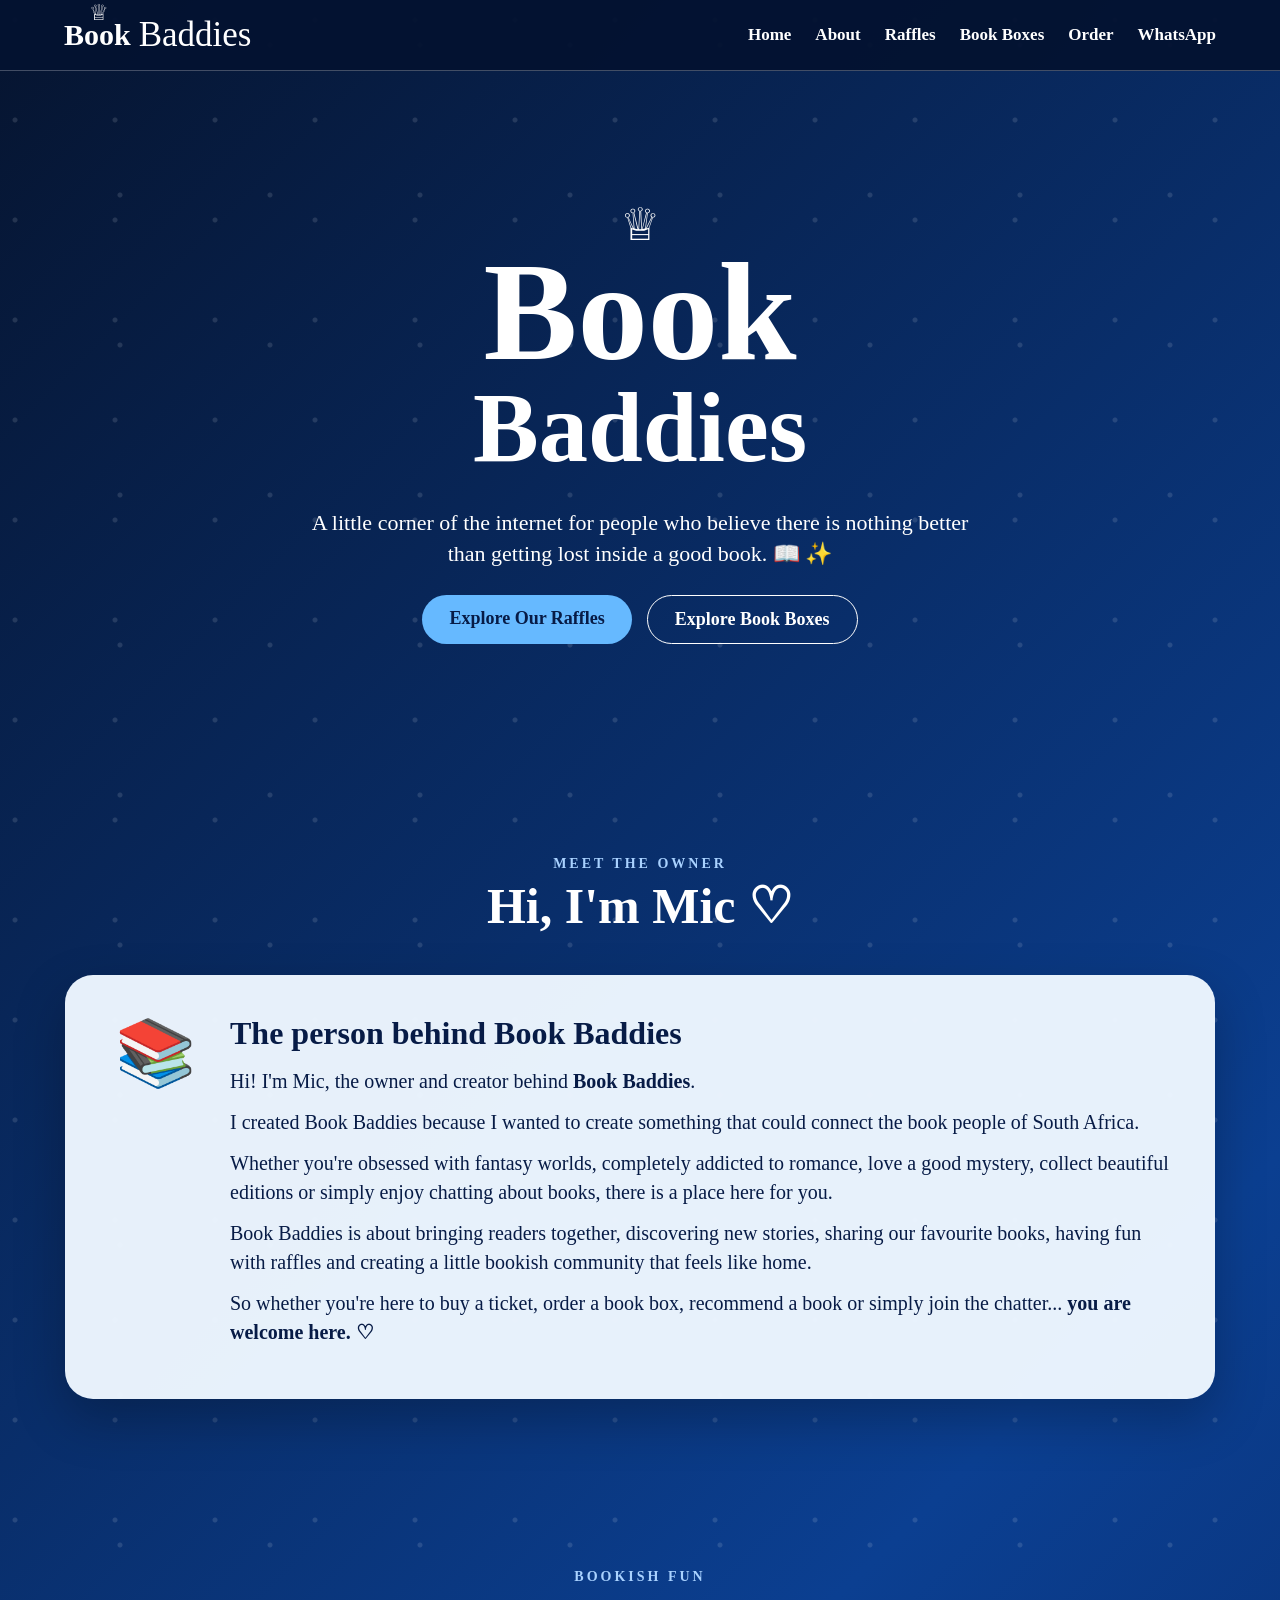
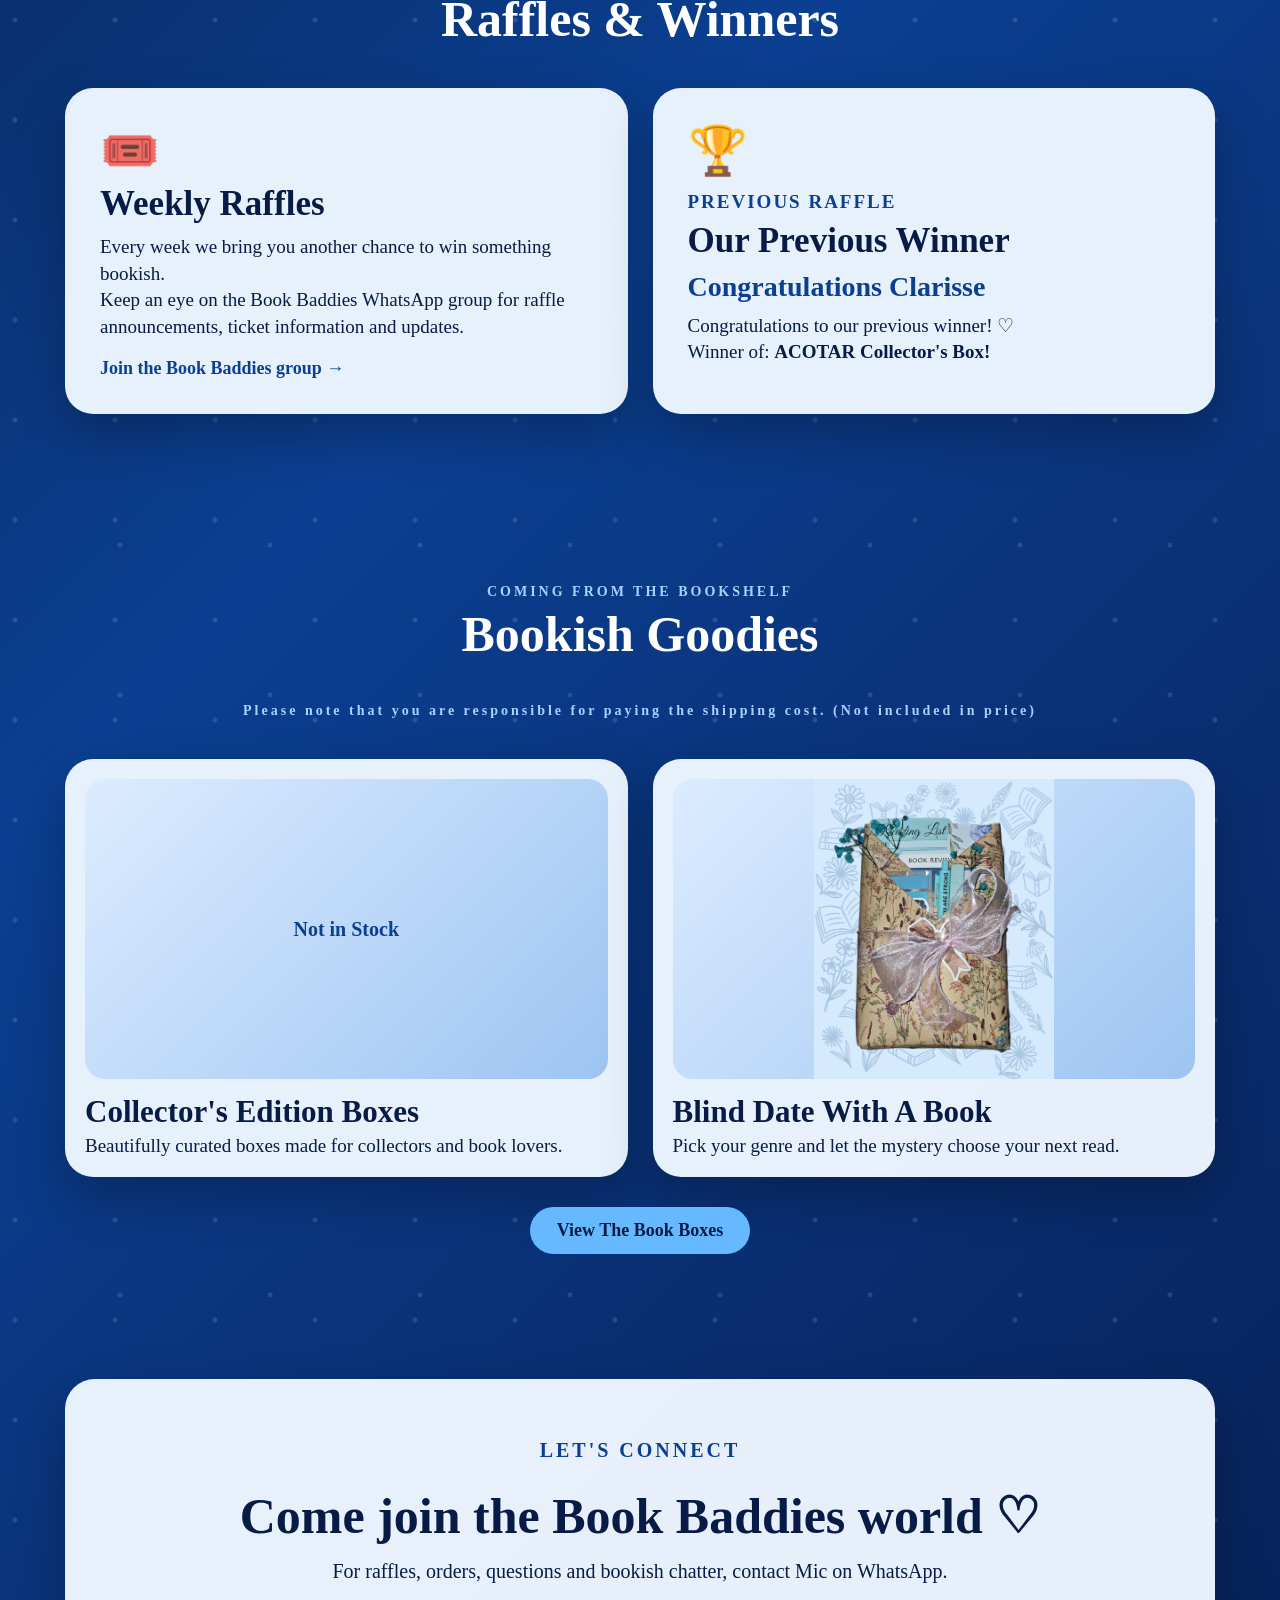
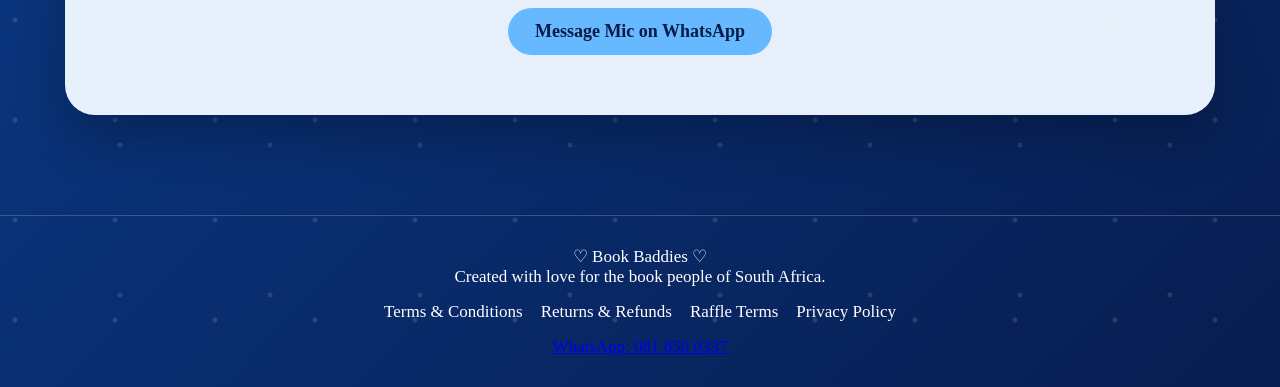
<file: index.html>
<!DOCTYPE html>
<html lang="en">
<head>
    <meta charset="UTF-8">
    <meta name="viewport" content="width=device-width, initial-scale=1.0">

    <title>Book Baddies | Where Books Become Community</title>

    <link rel="stylesheet" href="styles.css">
</head>

<body>

<header class="navbar">

    <a href="index.html" class="logo">
        <span class="logo-crown">♕</span>
        <span class="logo-book">Book</span>
        <span class="logo-baddies">Baddies</span>
    </a>

    <nav>
        <a href="index.html">Home</a>
        <a href="#about">About</a>
        <a href="#raffles">Raffles</a>
        <a href="shop.html">Book Boxes</a>
        <a href="order.html">Order</a>
        <a href="#contact">WhatsApp</a>
    </nav>

</header>


<section class="hero">

    <div class="hero-content">

        <div class="hero-crown">♕</div>

        <h1>
            Book
            <span>Baddies</span>
        </h1>

        <p class="hero-text">
            A little corner of the internet for people who believe
            there is nothing better than getting lost inside a good book.
            📖 ✨
        </p>

        <div class="hero-buttons">

            <a href="#raffles" class="button button-blue">
                Explore Our Raffles
            </a>

            <a href="shop.html" class="button button-outline">
                Explore Book Boxes
            </a>

        </div>

    </div>

</section>


<section id="about" class="section">

    <div class="section-title">
        <p>MEET THE OWNER</p>
        <h2>Hi, I'm Mic ♡</h2>
    </div>

    <div class="about-box">

        <div class="about-icon">
            📚
        </div>

        <div>

            <h3>The person behind Book Baddies</h3>

            <p>
                Hi! I'm Mic, the owner and creator behind
                <strong>Book Baddies</strong>.
            </p>

            <p>
                I created Book Baddies because I wanted to create
                something that could connect the book people of
                South Africa.
            </p>

            <p>
                Whether you're obsessed with fantasy worlds,
                completely addicted to romance, love a good mystery,
                collect beautiful editions or simply enjoy chatting
                about books, there is a place here for you.
            </p>

            <p>
                Book Baddies is about bringing readers together,
                discovering new stories, sharing our favourite books,
                having fun with raffles and creating a little
                bookish community that feels like home.
            </p>

            <p>
                So whether you're here to buy a ticket, order a
                book box, recommend a book or simply join the
                chatter...
                <strong>you are welcome here. ♡</strong>
            </p>

        </div>

    </div>

</section>


<section id="raffles" class="section">

    <div class="section-title">

        <p>BOOKISH FUN</p>

        <h2>Raffles & Winners</h2>

    </div>

    <div class="raffle-grid">

        <div class="info-card">

            <div class="card-icon">
                🎟️
            </div>

            <h3>Weekly Raffles</h3>

            <p>
                Every week we bring you another chance to
                win something bookish.
            </p>

            <p>
                Keep an eye on the Book Baddies WhatsApp group
                for raffle announcements, ticket information
                and updates.
            </p>

            <a href="#contact" class="text-link">
                Join the Book Baddies group →
            </a>

        </div>


        <div class="info-card">

            <div class="card-icon">
                🏆
            </div>

            <p class="small-heading">
                PREVIOUS RAFFLE
            </p>

            <h3>Our Previous Winner</h3>

            <h4>
                Congratulations Clarisse
            </h4>

            <p>
                Congratulations to our previous winner! ♡
            </p>

            <p>
                Winner of:
                <strong>ACOTAR Collector's Box!</strong>
            </p>

        </div>

    </div>

</section>


<section class="section">

    <div class="section-title">

        <p>COMING FROM THE BOOKSHELF</p>

        <h2>Bookish Goodies</h2>

    </div>

    <div class="section-title">

        <p>
            Please note that you are responsible for paying the
            shipping cost. (Not included in price)
        </p>

    </div>

    <div class="preview-grid">

        <div class="preview-card">

            <div class="preview-image">
               <span>Not in Stock</span>
            </div>

            <h3>
                Collector's Edition Boxes
            </h3>

            <p>
                Beautifully curated boxes made for
                collectors and book lovers.
            </p>

        </div>


        <div class="preview-card">

            <div class="preview-image">
              <img src="YA.png" height="300" >  
            </div>

            <h3>
                Blind Date With A Book
            </h3>

            <p>
                Pick your genre and let the mystery
                choose your next read.
            </p>

        </div>

    </div>


    <div class="center">

        <a href="shop.html" class="button button-blue">
            View The Book Boxes
        </a>

    </div>

</section>


<section id="contact" class="section contact-section">

    <div class="contact-box">

        <p>
            LET'S CONNECT
        </p>

        <h2>
            Come join the Book Baddies world ♡
        </h2>

        <p>
            For raffles, orders, questions and
            bookish chatter, contact Mic on WhatsApp.
        </p>

        <a
            href="https://wa.me/27818500337"
            target="_blank"
            rel="noopener noreferrer"
            class="button button-blue">

            Message Mic on WhatsApp

        </a>

    </div>

</section>


<footer>

    <p>
        ♡ Book Baddies ♡
    </p>

    <p>
        Created with love for the book people of South Africa.
    </p>

    <div class="footer-links">

        <a href="terms.html">
            Terms & Conditions
        </a>

        <a href="returns.html">
            Returns & Refunds
        </a>

        <a href="raffle-terms.html">
            Raffle Terms
        </a>

        <a href="privacy.html">
            Privacy Policy
        </a>

    </div>

    <p>
        <a
            href="https://wa.me/27818500337"
            target="_blank"
            rel="noopener noreferrer">
            WhatsApp: 081 850 0337
        </a>
    </p>

</footer>

</body>
</html>
</file>
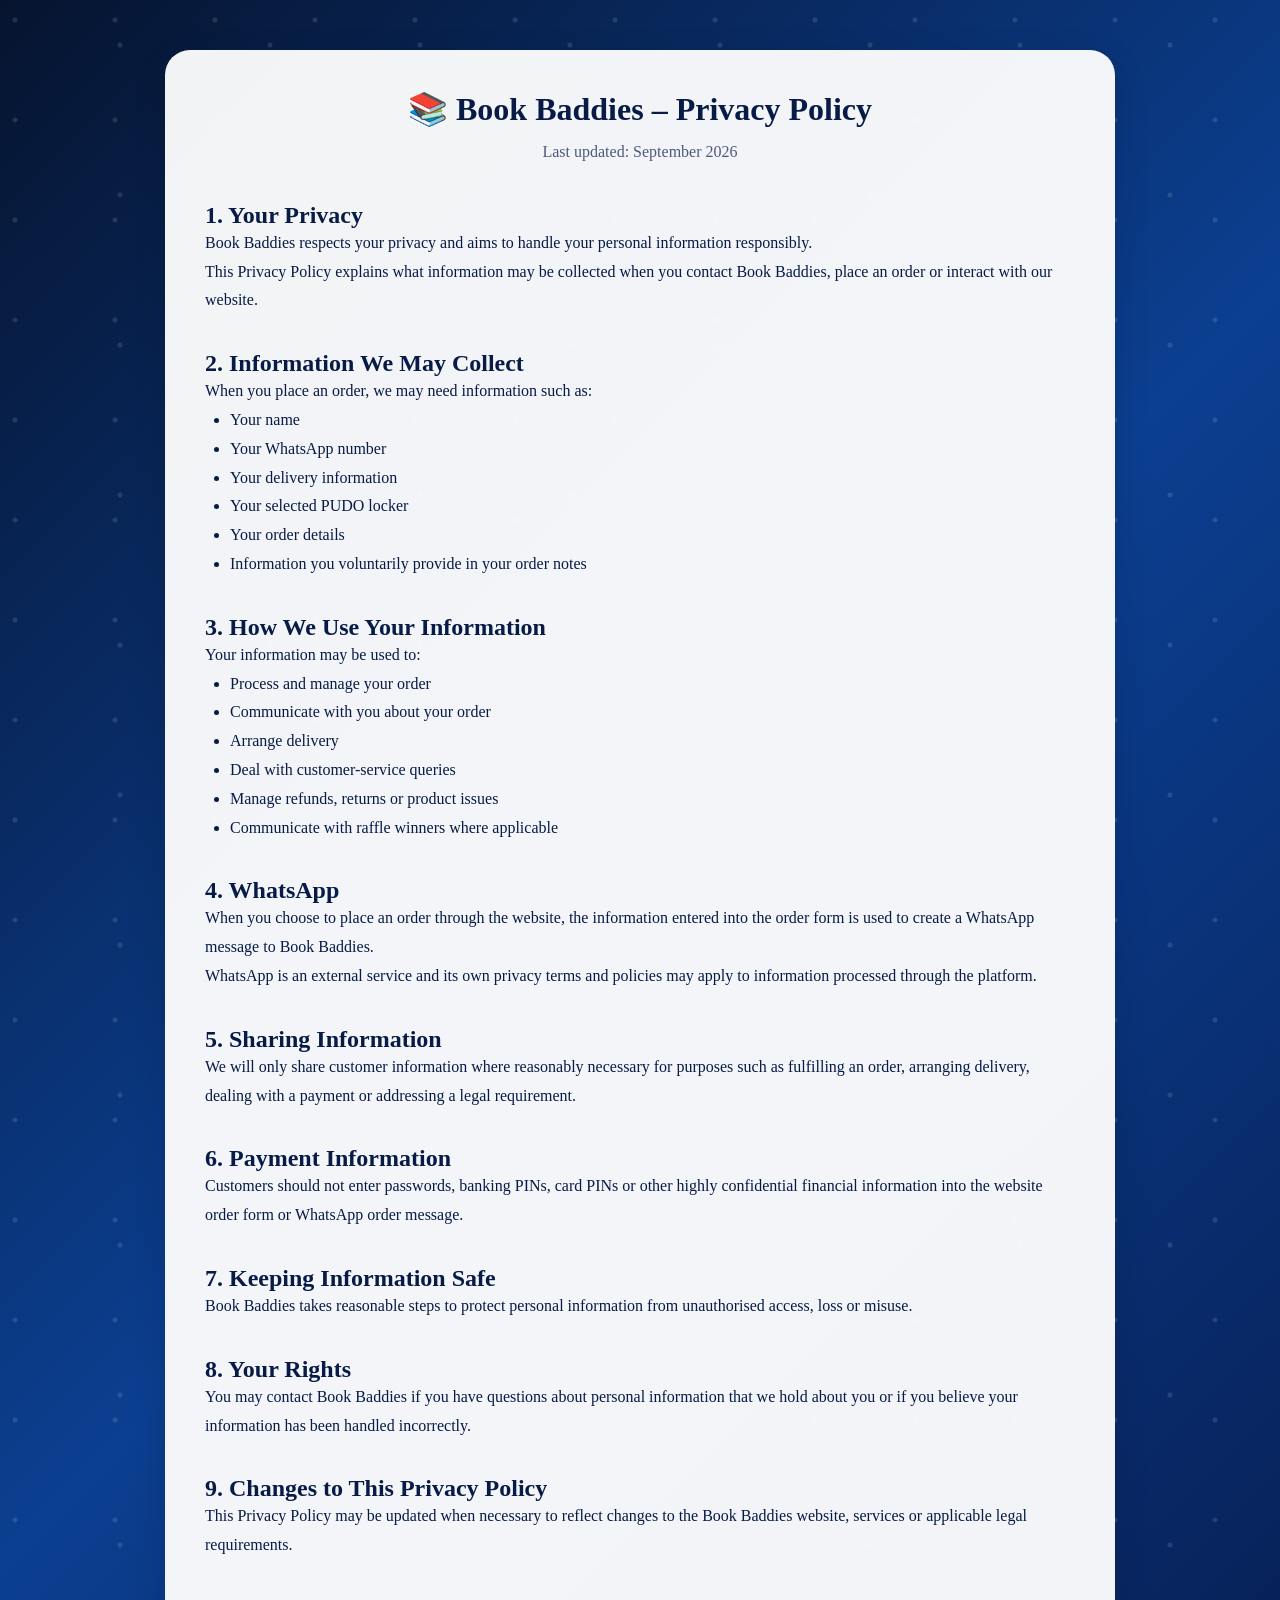
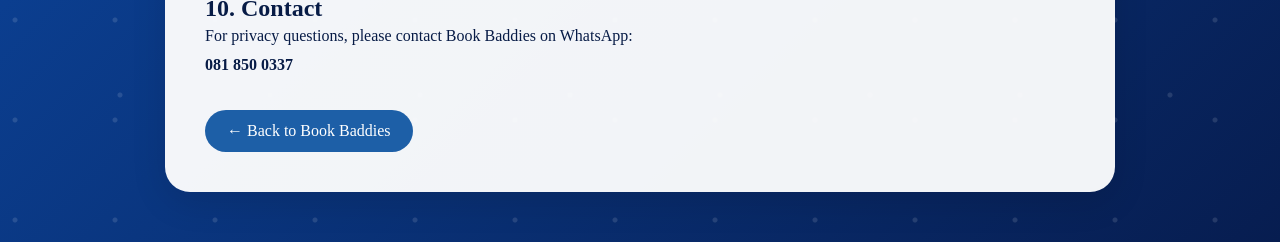
<file: privacy.html>
<!DOCTYPE html>
<html lang="en">

<head>

<meta charset="UTF-8">

<meta name="viewport"
content="width=device-width, initial-scale=1.0">

<title>Privacy Policy | Book Baddies</title>

<link rel="stylesheet" href="styles.css">

<style>

.policy-page {
    max-width: 950px;
    margin: 50px auto;
    padding: 40px;
    background: rgba(255,255,255,0.95);
    border-radius: 25px;
    box-shadow: 0 10px 35px rgba(0,0,0,0.12);
}

.policy-page h1 {
    text-align: center;
    margin-bottom: 10px;
}

.updated {
    text-align: center;
    opacity: 0.7;
    margin-bottom: 35px;
}

.policy-page h2 {
    margin-top: 35px;
}

.policy-page p,
.policy-page li {
    line-height: 1.8;
}

.policy-page ul {
    padding-left: 25px;
}

.back-button {
    display: inline-block;
    margin-top: 30px;
    padding: 12px 22px;
    border-radius: 25px;
    text-decoration: none;
    background: #1d5fa7;
    color: white;
}

</style>

</head>


<body>


<div class="policy-page">

<h1>
📚 Book Baddies – Privacy Policy
</h1>

<p class="updated">
Last updated: September 2026
</p>


<h2>
1. Your Privacy
</h2>

<p>
Book Baddies respects your privacy and aims to handle your
personal information responsibly.
</p>

<p>
This Privacy Policy explains what information may be collected
when you contact Book Baddies, place an order or interact with
our website.
</p>


<h2>
2. Information We May Collect
</h2>

<p>
When you place an order, we may need information such as:
</p>

<ul>

<li>Your name</li>

<li>Your WhatsApp number</li>

<li>Your delivery information</li>

<li>Your selected PUDO locker</li>

<li>Your order details</li>

<li>Information you voluntarily provide in your order notes</li>

</ul>


<h2>
3. How We Use Your Information
</h2>

<p>
Your information may be used to:
</p>

<ul>

<li>Process and manage your order</li>

<li>Communicate with you about your order</li>

<li>Arrange delivery</li>

<li>Deal with customer-service queries</li>

<li>Manage refunds, returns or product issues</li>

<li>Communicate with raffle winners where applicable</li>

</ul>


<h2>
4. WhatsApp</h2>

<p>
When you choose to place an order through the website, the
information entered into the order form is used to create a
WhatsApp message to Book Baddies.
</p>

<p>
WhatsApp is an external service and its own privacy terms and
policies may apply to information processed through the platform.
</p>


<h2>
5. Sharing Information
</h2>

<p>
We will only share customer information where reasonably
necessary for purposes such as fulfilling an order, arranging
delivery, dealing with a payment or addressing a legal
requirement.
</p>


<h2>
6. Payment Information
</h2>

<p>
Customers should not enter passwords, banking PINs, card PINs
or other highly confidential financial information into the
website order form or WhatsApp order message.
</p>


<h2>
7. Keeping Information Safe
</h2>

<p>
Book Baddies takes reasonable steps to protect personal
information from unauthorised access, loss or misuse.
</p>


<h2>
8. Your Rights</h2>

<p>
You may contact Book Baddies if you have questions about
personal information that we hold about you or if you believe
your information has been handled incorrectly.
</p>


<h2>
9. Changes to This Privacy Policy
</h2>

<p>
This Privacy Policy may be updated when necessary to reflect
changes to the Book Baddies website, services or applicable
legal requirements.
</p>


<h2>
10. Contact
</h2>

<p>
For privacy questions, please contact Book Baddies on WhatsApp:
</p>

<p>
<strong>
081 850 0337
</strong>
</p>


<a
href="index.html"
class="back-button">

← Back to Book Baddies

</a>

</div>


</body>

</html>
</file>
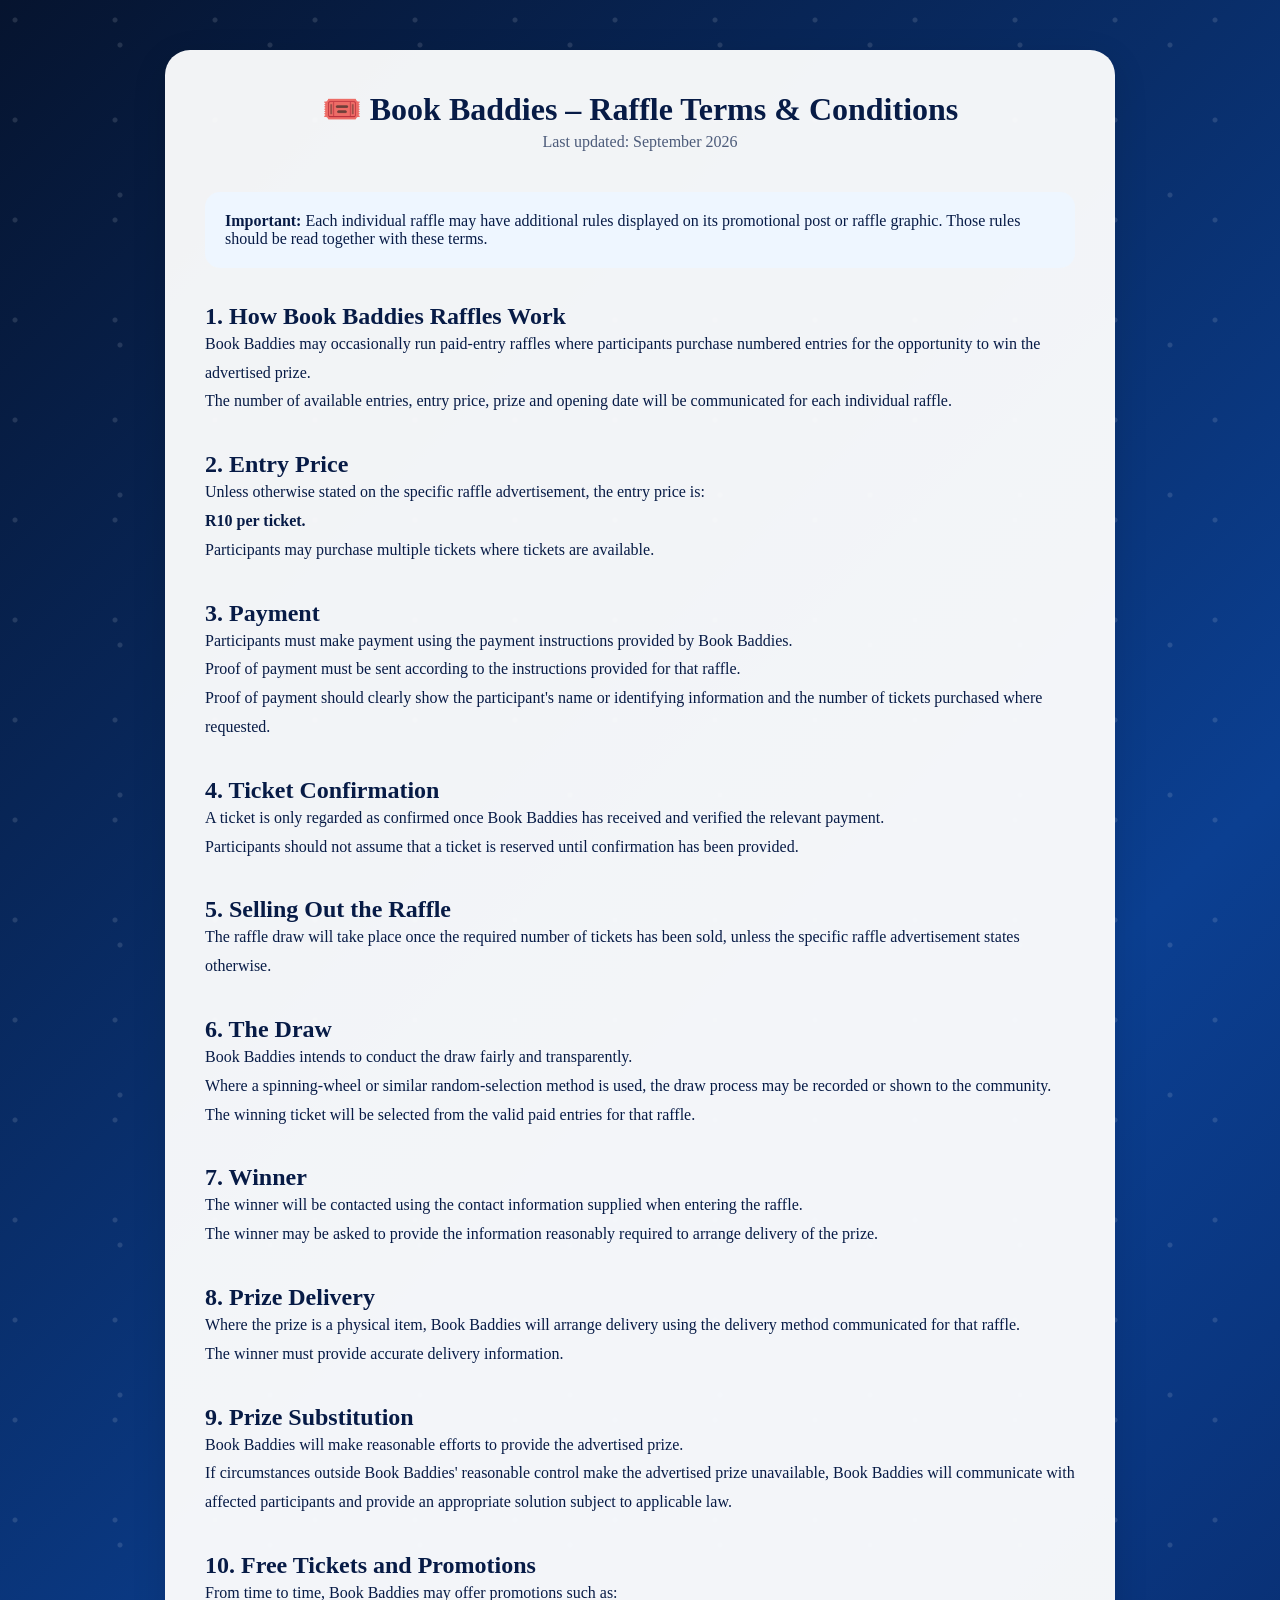
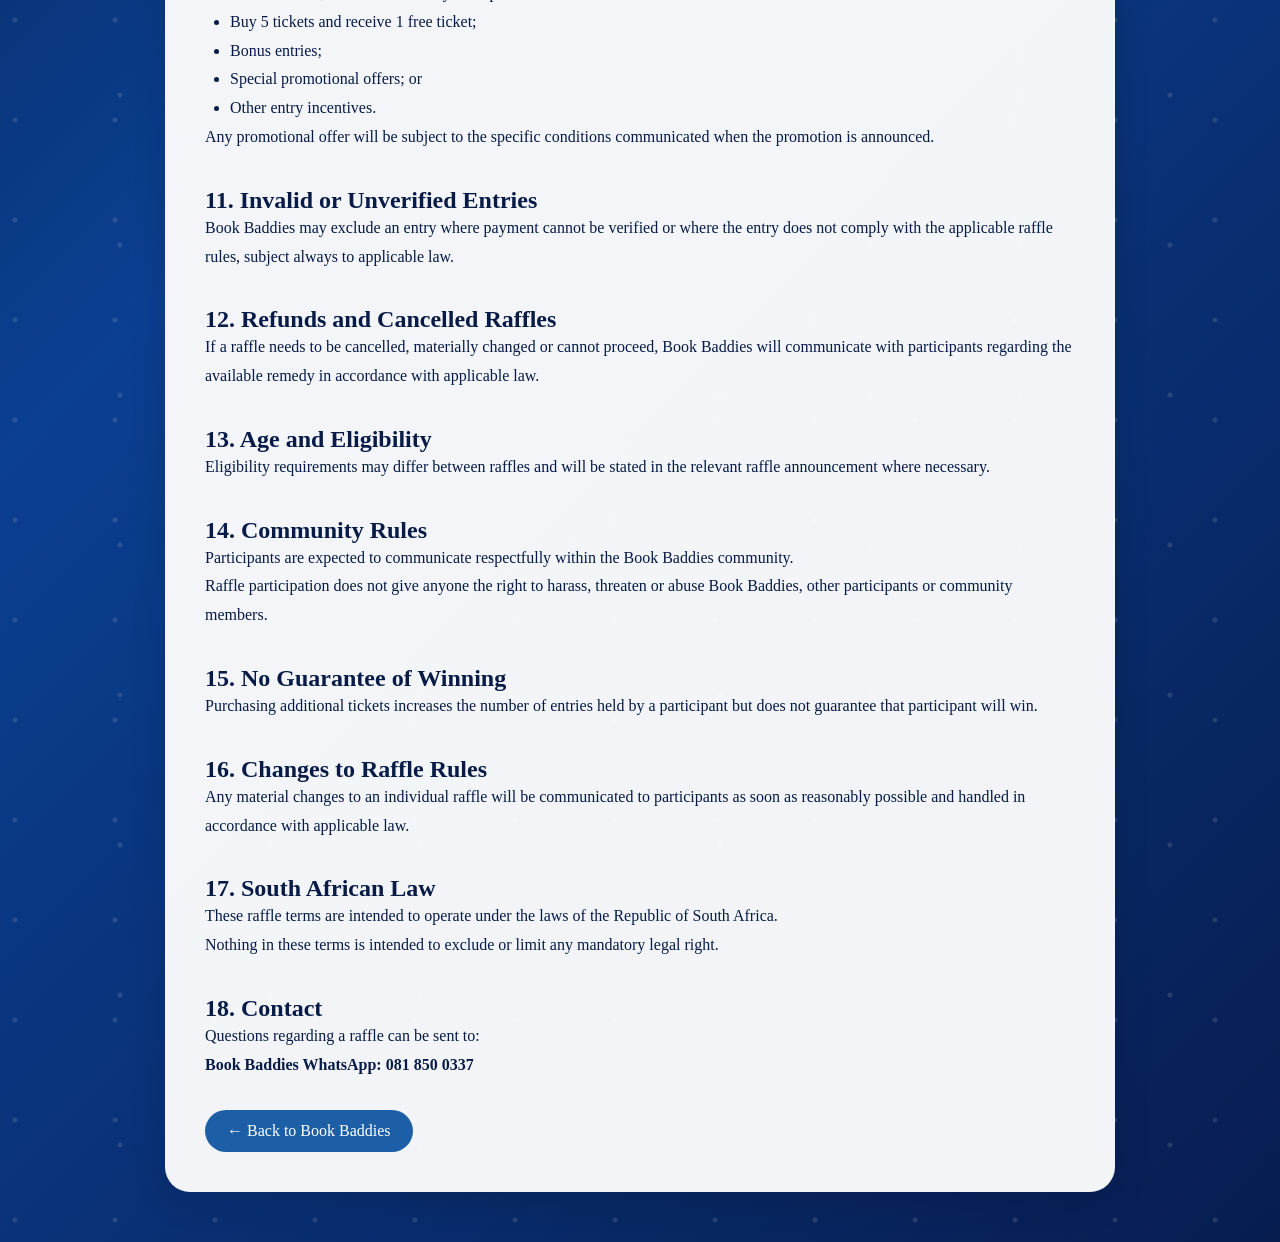
<file: raffle-terms.html>
<!DOCTYPE html>
<html lang="en">
<head>
    <meta charset="UTF-8">
    <meta name="viewport" content="width=device-width, initial-scale=1.0">

    <title>Raffle Terms | Book Baddies</title>

    <link rel="stylesheet" href="styles.css">

    <style>
        .policy-page {
            max-width: 950px;
            margin: 50px auto;
            padding: 40px;
            background: rgba(255,255,255,0.95);
            border-radius: 25px;
            box-shadow: 0 10px 35px rgba(0,0,0,0.12);
        }

        .policy-page h1 {
            text-align: center;
        }

        .policy-page .updated {
            text-align: center;
            opacity: 0.7;
            margin-bottom: 35px;
        }

        .policy-page h2 {
            margin-top: 35px;
        }

        .policy-page p,
        .policy-page li {
            line-height: 1.8;
        }

        .policy-page ul,
        .policy-page ol {
            padding-left: 25px;
        }

        .notice {
            padding: 20px;
            border-radius: 15px;
            background: #eef6ff;
            margin: 25px 0;
        }

        .back-button {
            display: inline-block;
            margin-top: 30px;
            padding: 12px 22px;
            border-radius: 25px;
            text-decoration: none;
            background: #1d5fa7;
            color: white;
        }
    </style>
</head>

<body>

<div class="policy-page">

    <h1>🎟️ Book Baddies – Raffle Terms & Conditions</h1>

    <p class="updated">
        Last updated: September 2026
    </p>

    <div class="notice">
        <strong>Important:</strong>
        Each individual raffle may have additional rules displayed on its
        promotional post or raffle graphic. Those rules should be read
        together with these terms.
    </div>

    <h2>1. How Book Baddies Raffles Work</h2>

    <p>
        Book Baddies may occasionally run paid-entry raffles where participants
        purchase numbered entries for the opportunity to win the advertised
        prize.
    </p>

    <p>
        The number of available entries, entry price, prize and opening date
        will be communicated for each individual raffle.
    </p>

    <h2>2. Entry Price</h2>

    <p>
        Unless otherwise stated on the specific raffle advertisement, the
        entry price is:
    </p>

    <p>
        <strong>R10 per ticket.</strong>
    </p>

    <p>
        Participants may purchase multiple tickets where tickets are
        available.
    </p>

    <h2>3. Payment</h2>

    <p>
        Participants must make payment using the payment instructions
        provided by Book Baddies.
    </p>

    <p>
        Proof of payment must be sent according to the instructions provided
        for that raffle.
    </p>

    <p>
        Proof of payment should clearly show the participant's name or
        identifying information and the number of tickets purchased where
        requested.
    </p>

    <h2>4. Ticket Confirmation</h2>

    <p>
        A ticket is only regarded as confirmed once Book Baddies has received
        and verified the relevant payment.
    </p>

    <p>
        Participants should not assume that a ticket is reserved until
        confirmation has been provided.
    </p>

    <h2>5. Selling Out the Raffle</h2>

    <p>
        The raffle draw will take place once the required number of tickets
        has been sold, unless the specific raffle advertisement states
        otherwise.
    </p>

    <h2>6. The Draw</h2>

    <p>
        Book Baddies intends to conduct the draw fairly and transparently.
    </p>

    <p>
        Where a spinning-wheel or similar random-selection method is used,
        the draw process may be recorded or shown to the community.
    </p>

    <p>
        The winning ticket will be selected from the valid paid entries for
        that raffle.
    </p>

    <h2>7. Winner</h2>

    <p>
        The winner will be contacted using the contact information supplied
        when entering the raffle.
    </p>

    <p>
        The winner may be asked to provide the information reasonably required
        to arrange delivery of the prize.
    </p>

    <h2>8. Prize Delivery</h2>

    <p>
        Where the prize is a physical item, Book Baddies will arrange delivery
        using the delivery method communicated for that raffle.
    </p>

    <p>
        The winner must provide accurate delivery information.
    </p>

    <h2>9. Prize Substitution</h2>

    <p>
        Book Baddies will make reasonable efforts to provide the advertised
        prize.
    </p>

    <p>
        If circumstances outside Book Baddies' reasonable control make the
        advertised prize unavailable, Book Baddies will communicate with
        affected participants and provide an appropriate solution subject to
        applicable law.
    </p>

    <h2>10. Free Tickets and Promotions</h2>

    <p>
        From time to time, Book Baddies may offer promotions such as:
    </p>

    <ul>
        <li>Buy 5 tickets and receive 1 free ticket;</li>
        <li>Bonus entries;</li>
        <li>Special promotional offers; or</li>
        <li>Other entry incentives.</li>
    </ul>

    <p>
        Any promotional offer will be subject to the specific conditions
        communicated when the promotion is announced.
    </p>

    <h2>11. Invalid or Unverified Entries</h2>

    <p>
        Book Baddies may exclude an entry where payment cannot be verified or
        where the entry does not comply with the applicable raffle rules,
        subject always to applicable law.
    </p>

    <h2>12. Refunds and Cancelled Raffles</h2>

    <p>
        If a raffle needs to be cancelled, materially changed or cannot
        proceed, Book Baddies will communicate with participants regarding
        the available remedy in accordance with applicable law.
    </p>

    <h2>13. Age and Eligibility</h2>

    <p>
        Eligibility requirements may differ between raffles and will be stated
        in the relevant raffle announcement where necessary.
    </p>

    <h2>14. Community Rules</h2>

    <p>
        Participants are expected to communicate respectfully within the
        Book Baddies community.
    </p>

    <p>
        Raffle participation does not give anyone the right to harass,
        threaten or abuse Book Baddies, other participants or community
        members.
    </p>

    <h2>15. No Guarantee of Winning</h2>

    <p>
        Purchasing additional tickets increases the number of entries held by
        a participant but does not guarantee that participant will win.
    </p>

    <h2>16. Changes to Raffle Rules</h2>

    <p>
        Any material changes to an individual raffle will be communicated to
        participants as soon as reasonably possible and handled in accordance
        with applicable law.
    </p>

    <h2>17. South African Law</h2>

    <p>
        These raffle terms are intended to operate under the laws of the
        Republic of South Africa.
    </p>

    <p>
        Nothing in these terms is intended to exclude or limit any mandatory
        legal right.
    </p>

    <h2>18. Contact</h2>

    <p>
        Questions regarding a raffle can be sent to:
    </p>

    <p>
        <strong>Book Baddies WhatsApp: 081 850 0337</strong>
    </p>

    <a href="index.html" class="back-button">
        ← Back to Book Baddies
    </a>

</div>

</body>
</html>
</file>
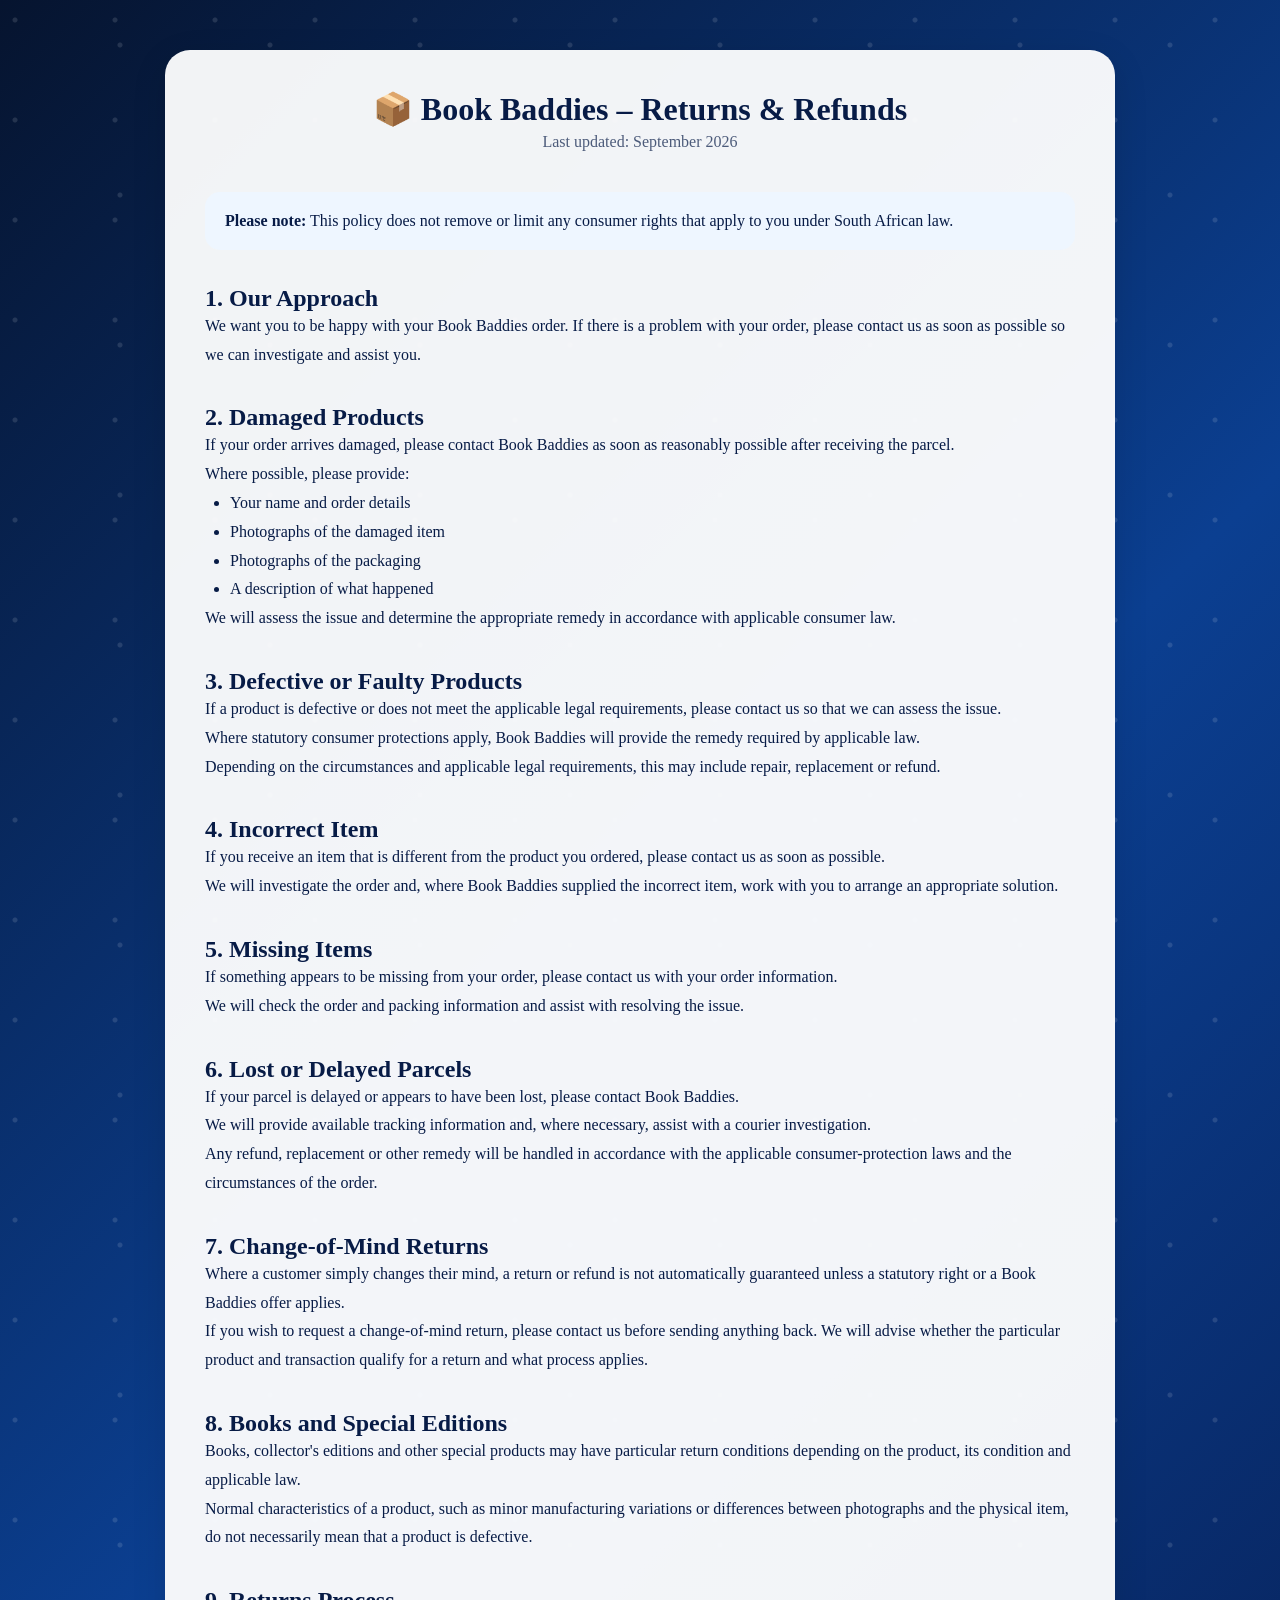
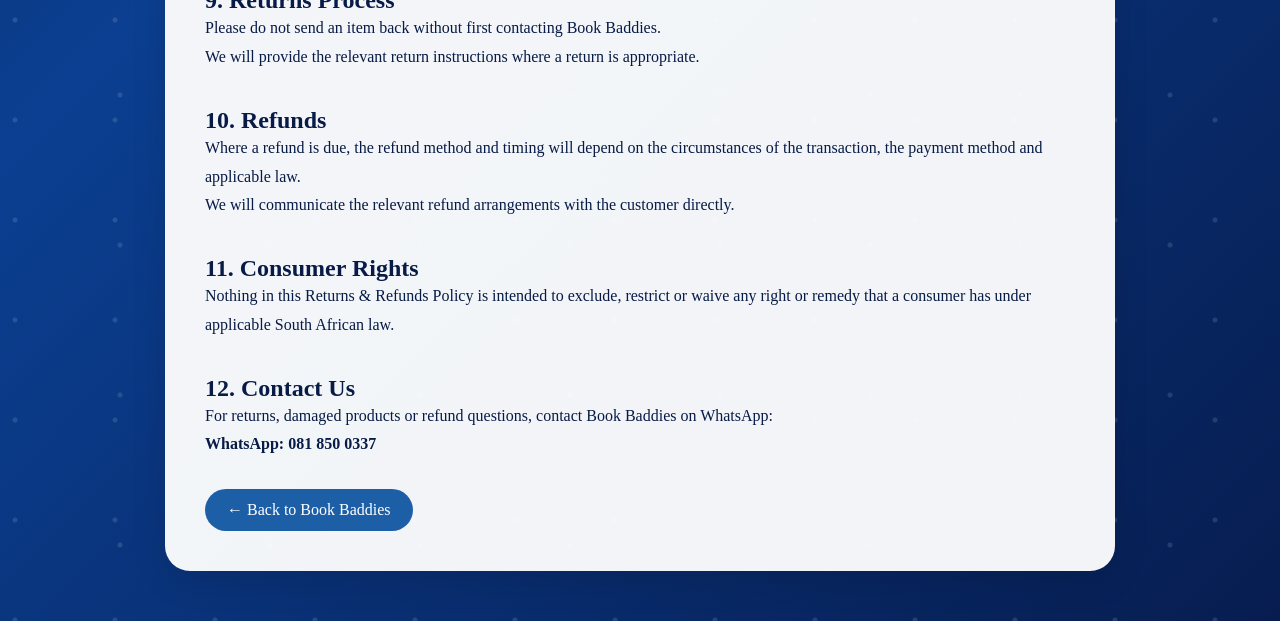
<file: returns.html>
<!DOCTYPE html>
<html lang="en">
<head>
    <meta charset="UTF-8">
    <meta name="viewport" content="width=device-width, initial-scale=1.0">

    <title>Returns & Refunds | Book Baddies</title>

    <link rel="stylesheet" href="styles.css">

    <style>
        .policy-page {
            max-width: 950px;
            margin: 50px auto;
            padding: 40px;
            background: rgba(255,255,255,0.95);
            border-radius: 25px;
            box-shadow: 0 10px 35px rgba(0,0,0,0.12);
        }

        .policy-page h1 {
            text-align: center;
        }

        .policy-page .updated {
            text-align: center;
            opacity: 0.7;
            margin-bottom: 35px;
        }

        .policy-page h2 {
            margin-top: 35px;
        }

        .policy-page p,
        .policy-page li {
            line-height: 1.8;
        }

        .policy-page ul {
            padding-left: 25px;
        }

        .notice {
            padding: 20px;
            border-radius: 15px;
            background: #eef6ff;
            margin: 25px 0;
        }

        .back-button {
            display: inline-block;
            margin-top: 30px;
            padding: 12px 22px;
            border-radius: 25px;
            text-decoration: none;
            background: #1d5fa7;
            color: white;
        }
    </style>
</head>

<body>

<div class="policy-page">

    <h1>📦 Book Baddies – Returns & Refunds</h1>

    <p class="updated">
        Last updated: September 2026
    </p>

    <div class="notice">
        <strong>Please note:</strong>
        This policy does not remove or limit any consumer rights that apply
        to you under South African law.
    </div>

    <h2>1. Our Approach</h2>

    <p>
        We want you to be happy with your Book Baddies order. If there is a
        problem with your order, please contact us as soon as possible so we
        can investigate and assist you.
    </p>

    <h2>2. Damaged Products</h2>

    <p>
        If your order arrives damaged, please contact Book Baddies as soon as
        reasonably possible after receiving the parcel.
    </p>

    <p>
        Where possible, please provide:
    </p>

    <ul>
        <li>Your name and order details</li>
        <li>Photographs of the damaged item</li>
        <li>Photographs of the packaging</li>
        <li>A description of what happened</li>
    </ul>

    <p>
        We will assess the issue and determine the appropriate remedy in
        accordance with applicable consumer law.
    </p>

    <h2>3. Defective or Faulty Products</h2>

    <p>
        If a product is defective or does not meet the applicable legal
        requirements, please contact us so that we can assess the issue.
    </p>

    <p>
        Where statutory consumer protections apply, Book Baddies will provide
        the remedy required by applicable law.
    </p>

    <p>
        Depending on the circumstances and applicable legal requirements,
        this may include repair, replacement or refund.
    </p>

    <h2>4. Incorrect Item</h2>

    <p>
        If you receive an item that is different from the product you ordered,
        please contact us as soon as possible.
    </p>

    <p>
        We will investigate the order and, where Book Baddies supplied the
        incorrect item, work with you to arrange an appropriate solution.
    </p>

    <h2>5. Missing Items</h2>

    <p>
        If something appears to be missing from your order, please contact us
        with your order information.
    </p>

    <p>
        We will check the order and packing information and assist with
        resolving the issue.
    </p>

    <h2>6. Lost or Delayed Parcels</h2>

    <p>
        If your parcel is delayed or appears to have been lost, please
        contact Book Baddies.
    </p>

    <p>
        We will provide available tracking information and, where necessary,
        assist with a courier investigation.
    </p>

    <p>
        Any refund, replacement or other remedy will be handled in accordance
        with the applicable consumer-protection laws and the circumstances
        of the order.
    </p>

    <h2>7. Change-of-Mind Returns</h2>

    <p>
        Where a customer simply changes their mind, a return or refund is not
        automatically guaranteed unless a statutory right or a Book Baddies
        offer applies.
    </p>

    <p>
        If you wish to request a change-of-mind return, please contact us
        before sending anything back. We will advise whether the particular
        product and transaction qualify for a return and what process applies.
    </p>

    <h2>8. Books and Special Editions</h2>

    <p>
        Books, collector's editions and other special products may have
        particular return conditions depending on the product, its condition
        and applicable law.
    </p>

    <p>
        Normal characteristics of a product, such as minor manufacturing
        variations or differences between photographs and the physical item,
        do not necessarily mean that a product is defective.
    </p>

    <h2>9. Returns Process</h2>

    <p>
        Please do not send an item back without first contacting Book Baddies.
    </p>

    <p>
        We will provide the relevant return instructions where a return is
        appropriate.
    </p>

    <h2>10. Refunds</h2>

    <p>
        Where a refund is due, the refund method and timing will depend on the
        circumstances of the transaction, the payment method and applicable
        law.
    </p>

    <p>
        We will communicate the relevant refund arrangements with the customer
        directly.
    </p>

    <h2>11. Consumer Rights</h2>

    <p>
        Nothing in this Returns & Refunds Policy is intended to exclude,
        restrict or waive any right or remedy that a consumer has under
        applicable South African law.
    </p>

    <h2>12. Contact Us</h2>

    <p>
        For returns, damaged products or refund questions, contact Book
        Baddies on WhatsApp:
    </p>

    <p>
        <strong>WhatsApp: 081 850 0337</strong>
    </p>

    <a href="index.html" class="back-button">
        ← Back to Book Baddies
    </a>

</div>

</body>
</html>
</file>
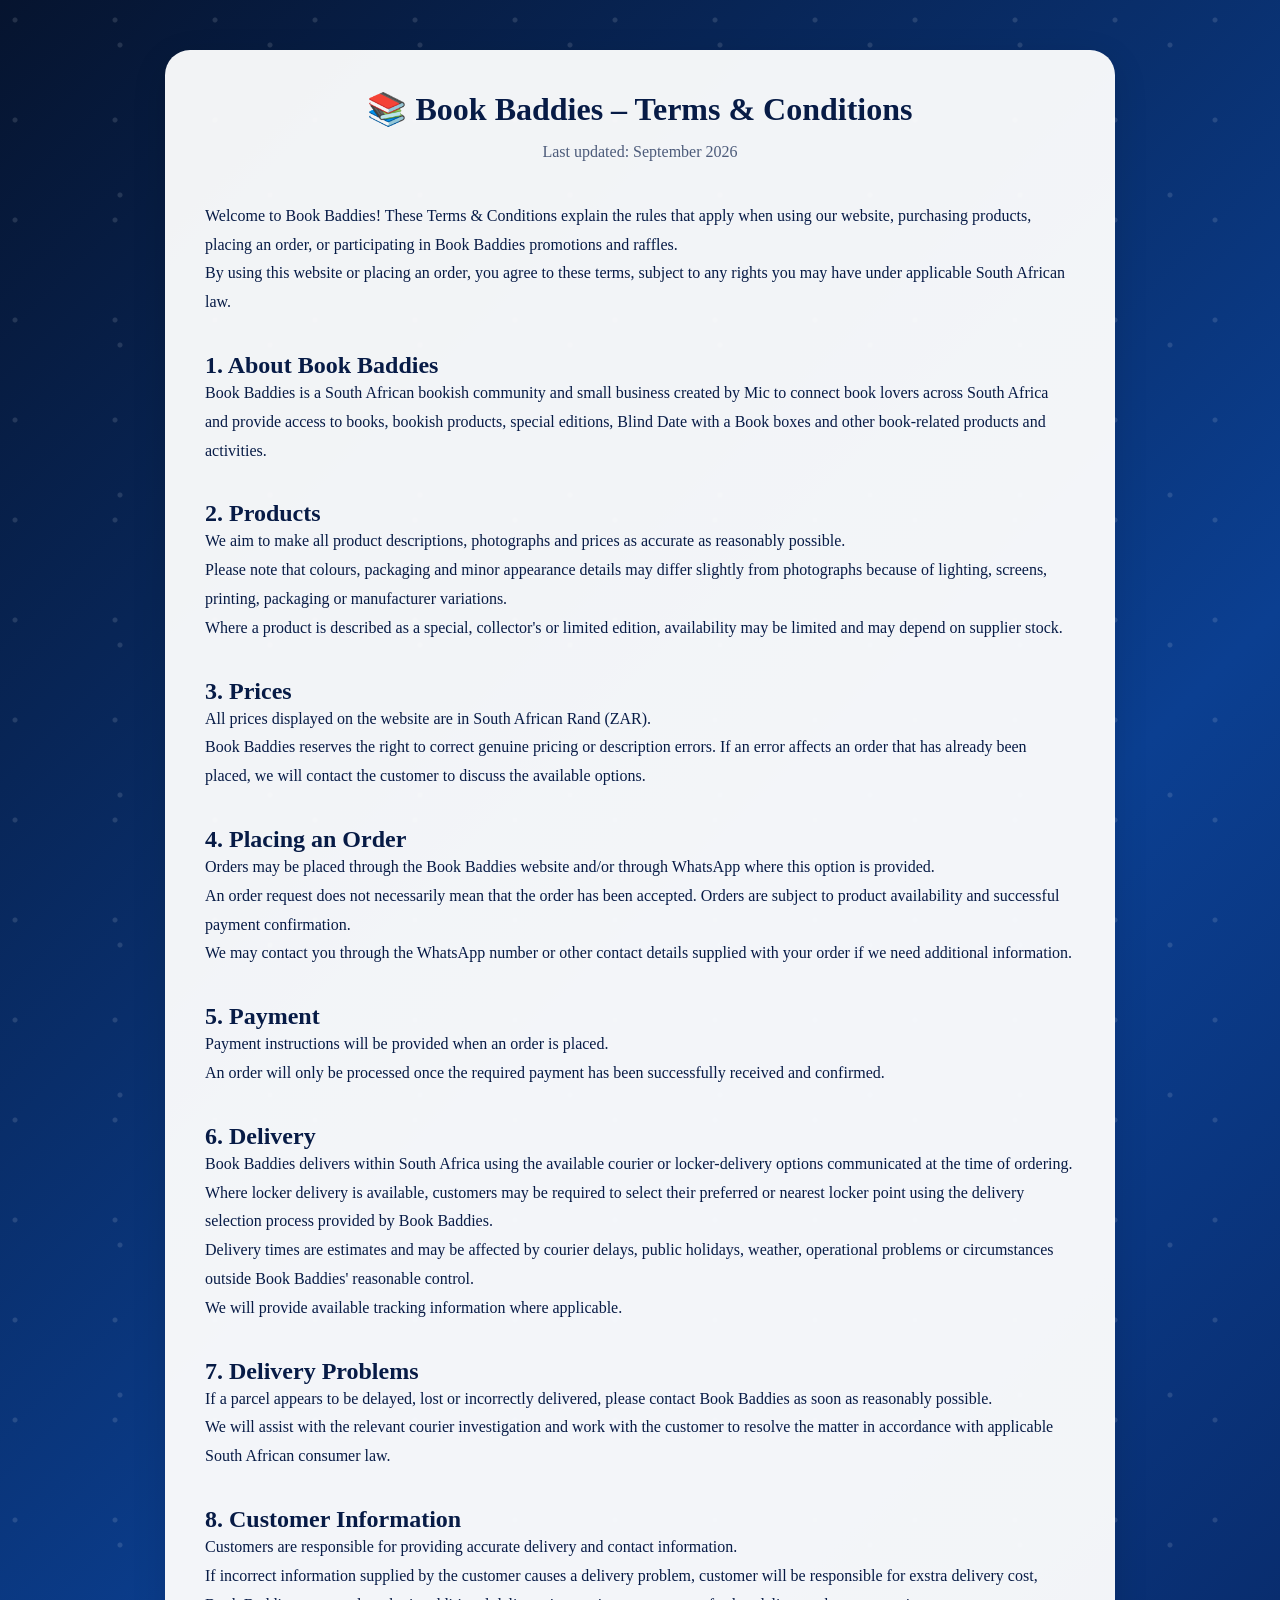
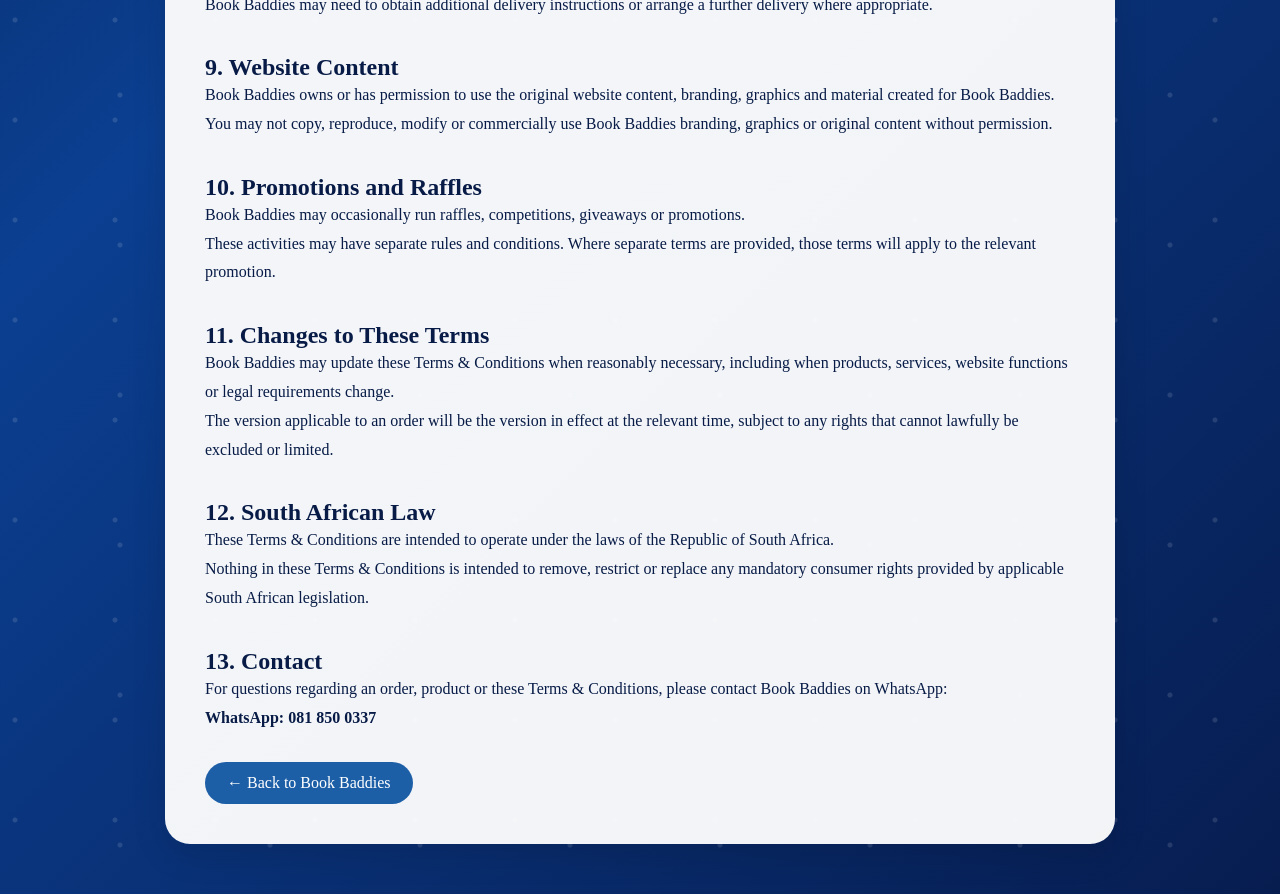
<file: terms.html>
<!DOCTYPE html>
<html lang="en">
<head>
    <meta charset="UTF-8">
    <meta name="viewport" content="width=device-width, initial-scale=1.0">

    <title>Terms & Conditions | Book Baddies</title>

    <link rel="stylesheet" href="styles.css">

    <style>
        .policy-page {
            max-width: 950px;
            margin: 50px auto;
            padding: 40px;
            background: rgba(255,255,255,0.95);
            border-radius: 25px;
            box-shadow: 0 10px 35px rgba(0,0,0,0.12);
        }

        .policy-page h1 {
            text-align: center;
            margin-bottom: 10px;
        }

        .policy-page .updated {
            text-align: center;
            margin-bottom: 35px;
            opacity: 0.7;
        }

        .policy-page h2 {
            margin-top: 35px;
        }

        .policy-page p,
        .policy-page li {
            line-height: 1.8;
        }

        .policy-page ul {
            padding-left: 25px;
        }

        .back-button {
            display: inline-block;
            margin-top: 30px;
            padding: 12px 22px;
            border-radius: 25px;
            text-decoration: none;
            background: #1d5fa7;
            color: white;
        }
    </style>
</head>

<body>

<div class="policy-page">

    <h1>📚 Book Baddies – Terms & Conditions</h1>

    <p class="updated">
        Last updated: September 2026
    </p>

    <p>
        Welcome to Book Baddies! These Terms & Conditions explain the rules
        that apply when using our website, purchasing products, placing an
        order, or participating in Book Baddies promotions and raffles.
    </p>

    <p>
        By using this website or placing an order, you agree to these terms,
        subject to any rights you may have under applicable South African law.
    </p>

    <h2>1. About Book Baddies</h2>

    <p>
        Book Baddies is a South African bookish community and small business
        created by Mic to connect book lovers across South Africa and provide
        access to books, bookish products, special editions, Blind Date with
        a Book boxes and other book-related products and activities.
    </p>

    <h2>2. Products</h2>

    <p>
        We aim to make all product descriptions, photographs and prices as
        accurate as reasonably possible.
    </p>

    <p>
        Please note that colours, packaging and minor appearance details may
        differ slightly from photographs because of lighting, screens,
        printing, packaging or manufacturer variations.
    </p>

    <p>
        Where a product is described as a special, collector's or limited
        edition, availability may be limited and may depend on supplier
        stock.
    </p>

    <h2>3. Prices</h2>

    <p>
        All prices displayed on the website are in South African Rand (ZAR).
    </p>

    <p>
        Book Baddies reserves the right to correct genuine pricing or
        description errors. If an error affects an order that has already
        been placed, we will contact the customer to discuss the available
        options.
    </p>

    <h2>4. Placing an Order</h2>

    <p>
        Orders may be placed through the Book Baddies website and/or through
        WhatsApp where this option is provided.
    </p>

    <p>
        An order request does not necessarily mean that the order has been
        accepted. Orders are subject to product availability and successful
        payment confirmation.
    </p>

    <p>
        We may contact you through the WhatsApp number or other contact
        details supplied with your order if we need additional information.
    </p>

    <h2>5. Payment</h2>

    <p>
        Payment instructions will be provided when an order is placed.
    </p>

    <p>
        An order will only be processed once the required payment has been
        successfully received and confirmed.
    </p>

    <h2>6. Delivery</h2>

    <p>
        Book Baddies delivers within South Africa using the available
        courier or locker-delivery options communicated at the time of
        ordering.
    </p>

    <p>
        Where locker delivery is available, customers may be required to
        select their preferred or nearest locker point using the delivery
        selection process provided by Book Baddies.
    </p>

    <p>
        Delivery times are estimates and may be affected by courier delays,
        public holidays, weather, operational problems or circumstances
        outside Book Baddies' reasonable control.
    </p>

    <p>
        We will provide available tracking information where applicable.
    </p>

    <h2>7. Delivery Problems</h2>

    <p>
        If a parcel appears to be delayed, lost or incorrectly delivered,
        please contact Book Baddies as soon as reasonably possible.
    </p>

    <p>
        We will assist with the relevant courier investigation and work with
        the customer to resolve the matter in accordance with applicable
        South African consumer law.
    </p>

    <h2>8. Customer Information</h2>

    <p>
        Customers are responsible for providing accurate delivery and contact
        information.
    </p>

    <p>
        If incorrect information supplied by the customer causes a delivery
        problem, customer will be responsible for exstra delivery cost, Book Baddies may need to obtain additional delivery
        instructions or arrange a further delivery where appropriate.
    </p>

    <h2>9. Website Content</h2>

    <p>
        Book Baddies owns or has permission to use the original website
        content, branding, graphics and material created for Book Baddies.
    </p>

    <p>
        You may not copy, reproduce, modify or commercially use Book Baddies
        branding, graphics or original content without permission.
    </p>

    <h2>10. Promotions and Raffles</h2>

    <p>
        Book Baddies may occasionally run raffles, competitions, giveaways
        or promotions.
    </p>

    <p>
        These activities may have separate rules and conditions. Where
        separate terms are provided, those terms will apply to the relevant
        promotion.
    </p>

    <h2>11. Changes to These Terms</h2>

    <p>
        Book Baddies may update these Terms & Conditions when reasonably
        necessary, including when products, services, website functions or
        legal requirements change.
    </p>

    <p>
        The version applicable to an order will be the version in effect at
        the relevant time, subject to any rights that cannot lawfully be
        excluded or limited.
    </p>

    <h2>12. South African Law</h2>

    <p>
        These Terms & Conditions are intended to operate under the laws of
        the Republic of South Africa.
    </p>

    <p>
        Nothing in these Terms & Conditions is intended to remove, restrict
        or replace any mandatory consumer rights provided by applicable
        South African legislation.
    </p>

    <h2>13. Contact</h2>

    <p>
        For questions regarding an order, product or these Terms & Conditions,
        please contact Book Baddies on WhatsApp:
    </p>

    <p>
        <strong>WhatsApp: 081 850 0337</strong>
    </p>

    <a href="index.html" class="back-button">
        ← Back to Book Baddies
    </a>

</div>

</body>
</html>
</file>
<file: styles.css>
/* =========================================
   BASIC SETTINGS
========================================= */

* {
    box-sizing: border-box;
    margin: 0;
    padding: 0;
}


html {
    scroll-behavior: smooth;
}


body {

    font-family:
        "Cormorant Garamond",
        Georgia,
        serif;

    color: #071b46;

    min-height: 100vh;


    background:

        radial-gradient(
            circle at 15% 20%,
            rgba(255,255,255,.12)
            0 2px,
            transparent 3px
        ),

        radial-gradient(
            circle at 80% 30%,
            rgba(255,255,255,.12)
            0 2px,
            transparent 3px
        ),

        linear-gradient(
            135deg,
            #06142f,
            #0b3f91,
            #071d50
        );

    background-size:
        100px 100px,
        150px 150px,
        100% 100%;

}


/* =========================================
   NAVBAR
========================================= */

.navbar {

    position: sticky;

    top: 0;

    z-index: 100;

    display: flex;

    justify-content: space-between;

    align-items: center;

    gap: 20px;

    padding:
        15px 5%;

    background:
        rgba(4,18,49,.95);

    border-bottom:
        1px solid
        rgba(255,255,255,.25);

}


/* =========================================
   LOGO
========================================= */

.logo {

    position: relative;

    display: flex;

    align-items: center;

    gap: 8px;

    color: white;

    text-decoration: none;

}


.logo-crown {

    position: absolute;

    top: -15px;

    left: 25px;

    font-size: 22px;

}


.logo-book {

    font-size: 30px;

    font-weight: 700;

}


.logo-baddies {

    font-family:
        "Great Vibes",
        cursive;

    font-size: 35px;

}


/* =========================================
   NAVIGATION LINKS
========================================= */

nav {

    display: flex;

    flex-wrap: wrap;

    gap: 24px;

}


nav a {

    color: white;

    text-decoration: none;

    font-size: 17px;

    font-weight: 700;

    transition: .2s;

}


nav a:hover {

    color: #9ed0ff;

}


/* =========================================
   HERO
========================================= */

.hero {

    min-height: 700px;

    display: grid;

    place-items: center;

    text-align: center;

    color: white;

    padding: 80px 20px;

}


.hero-content {

    max-width: 900px;

}


.hero-crown {

    font-size: 45px;

    margin-bottom: 5px;

}


.hero h1 {

    font-size:
        clamp(70px, 11vw, 150px);

    line-height: .8;

    font-weight: 600;

}


.hero h1 span {

    display: block;

    font-family:
        "Great Vibes",
        cursive;

    font-size: .7em;

    margin-top: 20px;

}


.hero-text {

    max-width: 700px;

    margin:
        40px auto 25px;

    font-size: 22px;

    line-height: 1.4;

}


.hero-buttons {

    display: flex;

    justify-content: center;

    gap: 15px;

    flex-wrap: wrap;

}


/* =========================================
   BUTTONS
========================================= */

.button {

    display: inline-block;

    padding:
        13px 27px;

    border-radius: 999px;

    text-decoration: none;

    font-size: 18px;

    font-weight: 700;

    font-family:
        inherit;

    border: none;

    cursor: pointer;

    transition: .2s;

}


.button:hover {

    transform:
        translateY(-3px);

    box-shadow:
        0 10px 25px
        rgba(0,0,0,.2);

}


.button-blue {

    background:
        #66b9ff;

    color:
        #071b46;

}


.button-outline {

    background:
        transparent;

    color: white;

    border:
        1px solid white;

}


.full {

    width: 100%;

    text-align: center;

}


/* =========================================
   SECTIONS
========================================= */

.section {

    max-width: 1200px;

    margin: auto;

    padding:
        85px 25px;

}


.section-title {

    text-align: center;

    color: white;

    margin-bottom: 40px;

}


.section-title p,
.page-header p {

    font-size: 14px;

    letter-spacing: 3px;

    font-weight: 700;

    color:
        #a9d2ff;

}


.section-title h2 {

    font-size: 50px;

    margin:
        5px 0 10px;

}


.section-title span {

    font-size: 20px;

}


/* =========================================
   ABOUT
========================================= */

.about-box {

    background:
        rgba(239,247,255,.97);

    border-radius:
        28px;

    padding:
        40px;

    display: grid;

    grid-template-columns:
        100px 1fr;

    gap: 25px;

    box-shadow:
        0 20px 50px
        rgba(0,0,0,.25);

}


.about-icon {

    font-size: 65px;

    text-align: center;

}


.about-box h3 {

    font-size: 32px;

    margin-bottom: 15px;

}


.about-box p {

    font-size: 20px;

    line-height: 1.45;

    margin-bottom: 12px;

}


/* =========================================
   RAFFLES
========================================= */

.raffle-grid {

    display: grid;

    grid-template-columns:
        1fr 1fr;

    gap: 25px;

}


.info-card {

    background:
        rgba(239,247,255,.97);

    border-radius:
        28px;

    padding:
        35px;

    box-shadow:
        0 20px 50px
        rgba(0,0,0,.25);

}


.card-icon {

    font-size: 48px;

}


.info-card h3 {

    font-size: 35px;

    margin:
        5px 0 10px;

}


.info-card h4 {

    font-size: 28px;

    color:
        #0b3f91;

    margin:
        10px 0;

}


.info-card p {

    font-size: 19px;

    line-height: 1.4;

}


.small-heading {

    letter-spacing: 2px;

    color:
        #0b3f91;

    font-weight: 700;

    margin-top: 10px;

}


.text-link {

    display: inline-block;

    margin-top: 18px;

    color:
        #0b3f91;

    font-weight: 700;

    text-decoration: none;

    font-size: 18px;

}


/* =========================================
   PRODUCT PREVIEW
========================================= */

.preview-grid {

    display: grid;

    grid-template-columns:
        1fr 1fr;

    gap: 25px;

    margin-bottom: 30px;

}


.preview-card {

    background:
        rgba(239,247,255,.97);

    border-radius:
        28px;

    padding: 20px;

    box-shadow:
        0 20px 50px
        rgba(0,0,0,.25);

}


.preview-image {

    height: 300px;

    border-radius:
        20px;

    background:
        linear-gradient(
            135deg,
            #dcecff,
            #9dc4f2
        );

    display: grid;

    place-items: center;

    color:
        #0b3f91;

    font-size: 20px;

    font-weight: 700;

}


.preview-card h3 {

    font-size: 31px;

    margin:
        15px 0 5px;

}


.preview-card p {

    font-size: 19px;

}


/* =========================================
   CENTER
========================================= */

.center {

    text-align: center;

}


/* =========================================
   CONTACT
========================================= */

.contact-section {

    padding-top: 40px;

    padding-bottom: 100px;

}


.contact-box {

    text-align: center;

    background:
        rgba(239,247,255,.97);

    border-radius:
        30px;

    padding:
        60px 30px;

    box-shadow:
        0 20px 50px
        rgba(0,0,0,.25);

}


.contact-box > p:first-child {

    color:
        #0b3f91;

    font-weight: 700;

    letter-spacing: 3px;

}


.contact-box h2 {

    font-size: 50px;

    margin:
        8px 0 15px;

}


.contact-box p {

    font-size: 20px;

    margin-bottom: 25px;

}


/* =========================================
   PAGE HEADER
========================================= */

.page-header {

    text-align: center;

    color: white;

    padding:
        90px 20px;

}


.page-header h1 {

    font-size:
        clamp(55px, 9vw, 90px);

    margin:
        5px 0 10px;

}


.page-header span {

    font-size: 22px;

}


/* =========================================
   PRODUCTS
========================================= */

.product-grid {

    display: grid;

    grid-template-columns:
        repeat(2,1fr);

    gap: 30px;

}


.product-card {

    overflow: hidden;

    background:
        rgba(239,247,255,.97);

    border-radius:
        28px;

    box-shadow:
        0 20px 50px
        rgba(0,0,0,.25);

}


.product-photo {

    height: 400px;

    background:
        linear-gradient(
            135deg,
            #dcecff,
            #9dc4f2
        );

}


.product-photo img {

    width: 100%;

    height: 100%;

    object-fit: cover;

}


.product-details {

    padding: 30px;

}


.category {

    color:
        #0b3f91;

    font-weight: 700;

    letter-spacing: 2px;

}


.product-details h3 {

    font-size: 35px;

    margin:
        8px 0 10px;

}


.product-details p {

    font-size: 19px;

    line-height: 1.4;

}


.product-details ul {

    list-style: none;

    margin:
        15px 0;

    font-size: 18px;

    line-height: 1.7;

}


.price {

    font-size: 30px;

    font-weight: 700;

    color:
        #0b3f91;

    margin:
        15px 0;

}


/* =========================================
   GENRES
========================================= */

.genre-grid {

    display: grid;

    grid-template-columns:
        repeat(3,1fr);

    gap: 25px;

}


.genre-card {

    background:
        rgba(239,247,255,.97);

    border-radius:
        25px;

    padding-bottom: 25px;

    overflow: hidden;

    box-shadow:
        0 20px 50px
        rgba(0,0,0,.25);

}


.genre-photo {

    height: 270px;

    background:
        linear-gradient(
            135deg,
            #dcecff,
            #9dc4f2
        );

}


.genre-photo img {

    width: 100%;

    height: 100%;

    object-fit: cover;

}


.genre-card h3 {

    font-size: 32px;

    margin:
        18px 20px 5px;

}


.genre-card p {

    font-size: 18px;

    line-height: 1.35;

    margin:
        0 20px;

}


.genre-card .price {

    margin:
        12px 20px;

}


/* =========================================
   ORDER FORM
========================================= */

.order-section {

    padding-top: 30px;

}


.order-form {

    max-width: 750px;

    margin: auto;

    padding: 40px;

    background:
        rgba(239,247,255,.97);

    border-radius:
        30px;

    box-shadow:
        0 20px 50px
        rgba(0,0,0,.25);

}


.order-form label {

    display: block;

    font-size: 20px;

    font-weight: 700;

    margin-bottom: 22px;

}


input,
select,
textarea {

    display: block;

    width: 100%;

    margin-top: 7px;

    padding:
        14px 16px;

    border:
        1px solid #a7c2e6;

    border-radius:
        13px;

    font-family:
        inherit;

    font-size: 18px;

    color:
        #071b46;

    background: white;

}


textarea {

    min-height: 120px;

    resize: vertical;

}


.form-note {

    text-align: center;

    margin-top: 18px;

    font-size: 16px;

    color:
        #52627a;

}


/* =========================================
   FOOTER
========================================= */

footer {

    color: white;

    text-align: center;

    padding:
        30px;

    border-top:
        1px solid
        rgba(255,255,255,.2);

    font-size: 17px;

}


/* =========================================
   MOBILE
========================================= */

@media (max-width: 800px) {

    .navbar {

        display: block;

    }


    nav {

        margin-top: 15px;

        gap:
            10px 15px;

    }


    .about-box {

        grid-template-columns: 1fr;

        text-align: center;

    }


    .raffle-grid,
    .preview-grid,
    .product-grid {

        grid-template-columns: 1fr;

    }


    .genre-grid {

        grid-template-columns:
            1fr 1fr;

    }


    .section-title h2 {

        font-size: 40px;

    }

}


@media (max-width: 520px) {

    .genre-grid {

        grid-template-columns: 1fr;

    }


    .hero h1 {

        font-size: 75px;

    }


    .hero-text {

        font-size: 19px;

    }


    .page-header h1 {

        font-size: 55px;

    }


    .contact-box h2 {

        font-size: 38px;

    }

}
.footer-links {
    display: flex;
    justify-content: center;
    align-items: center;
    flex-wrap: wrap;
    gap: 18px;
    margin: 15px 0;
}

.footer-links a {
    color: inherit;
    text-decoration: none;
    transition: 0.3s ease;
}

.footer-links a:hover {
    text-decoration: underline;
}

.terms-box {
    margin-top: 25px;
}
</file>
